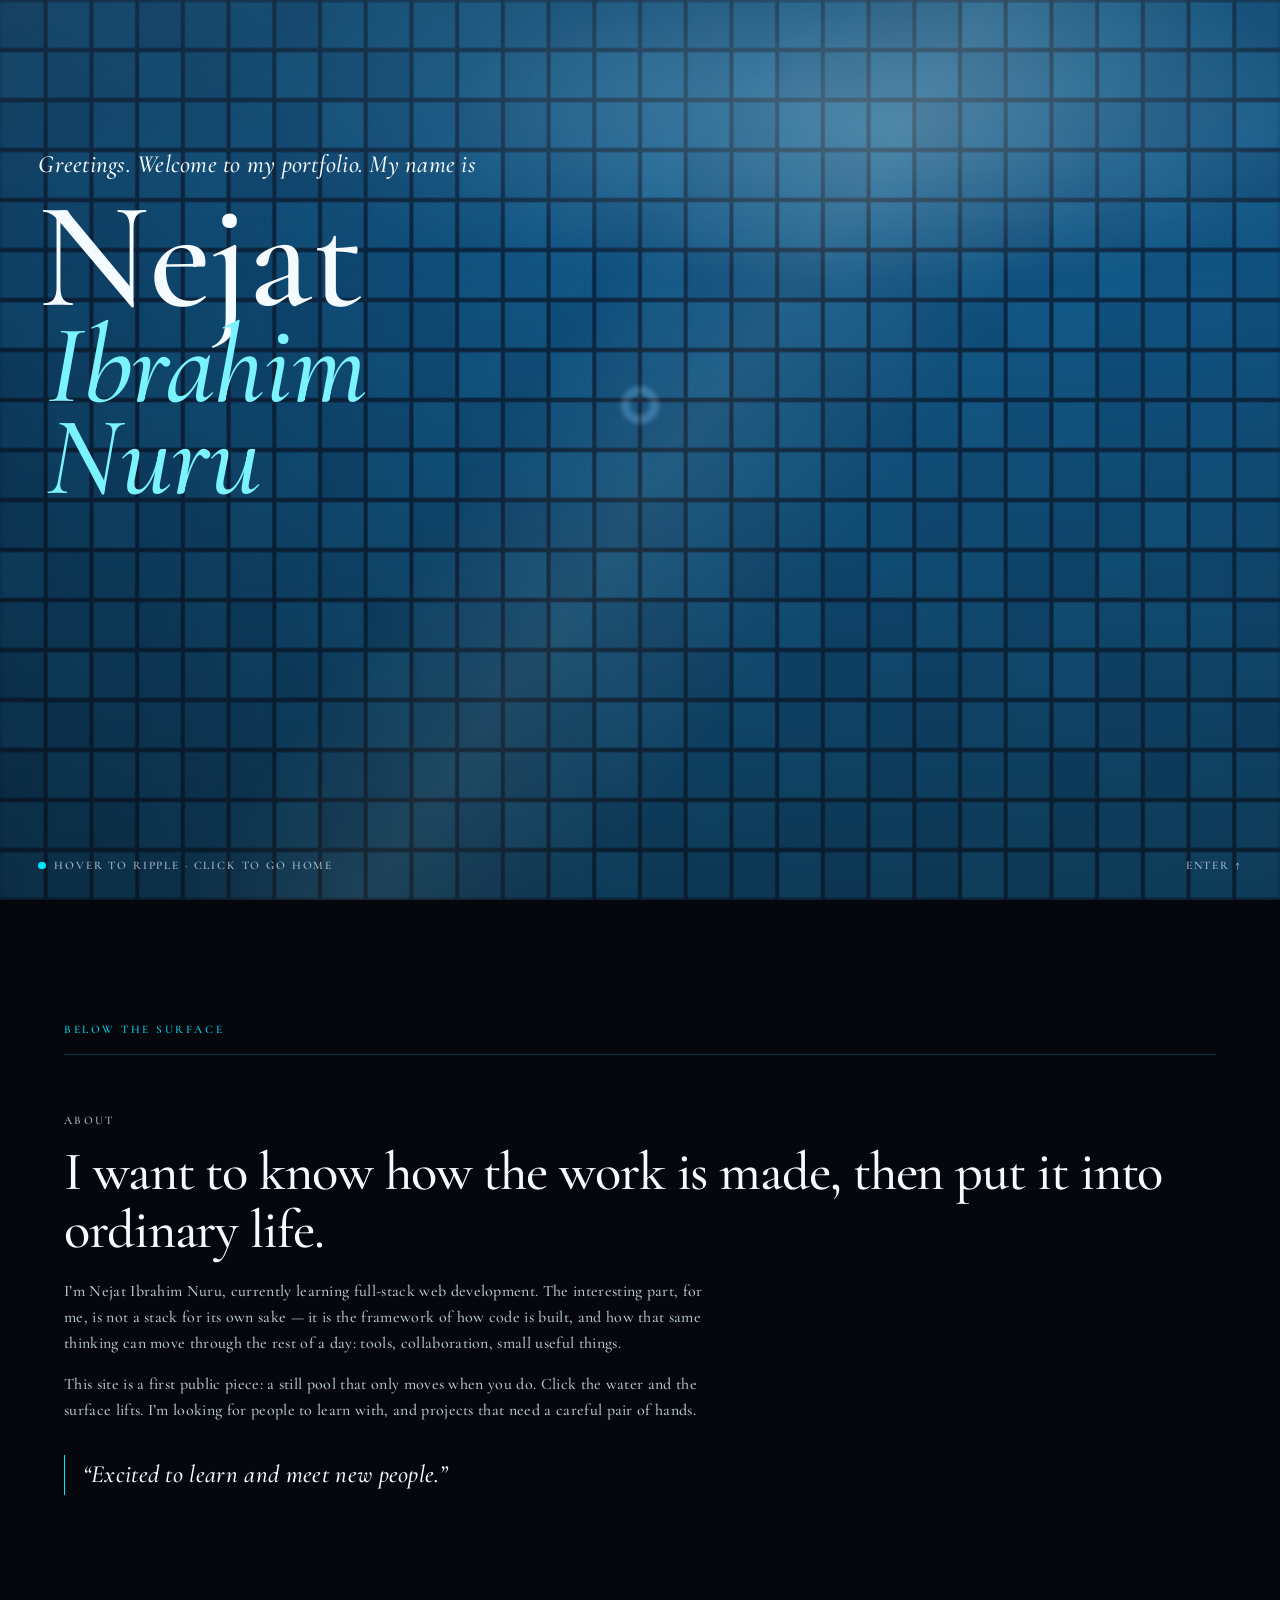
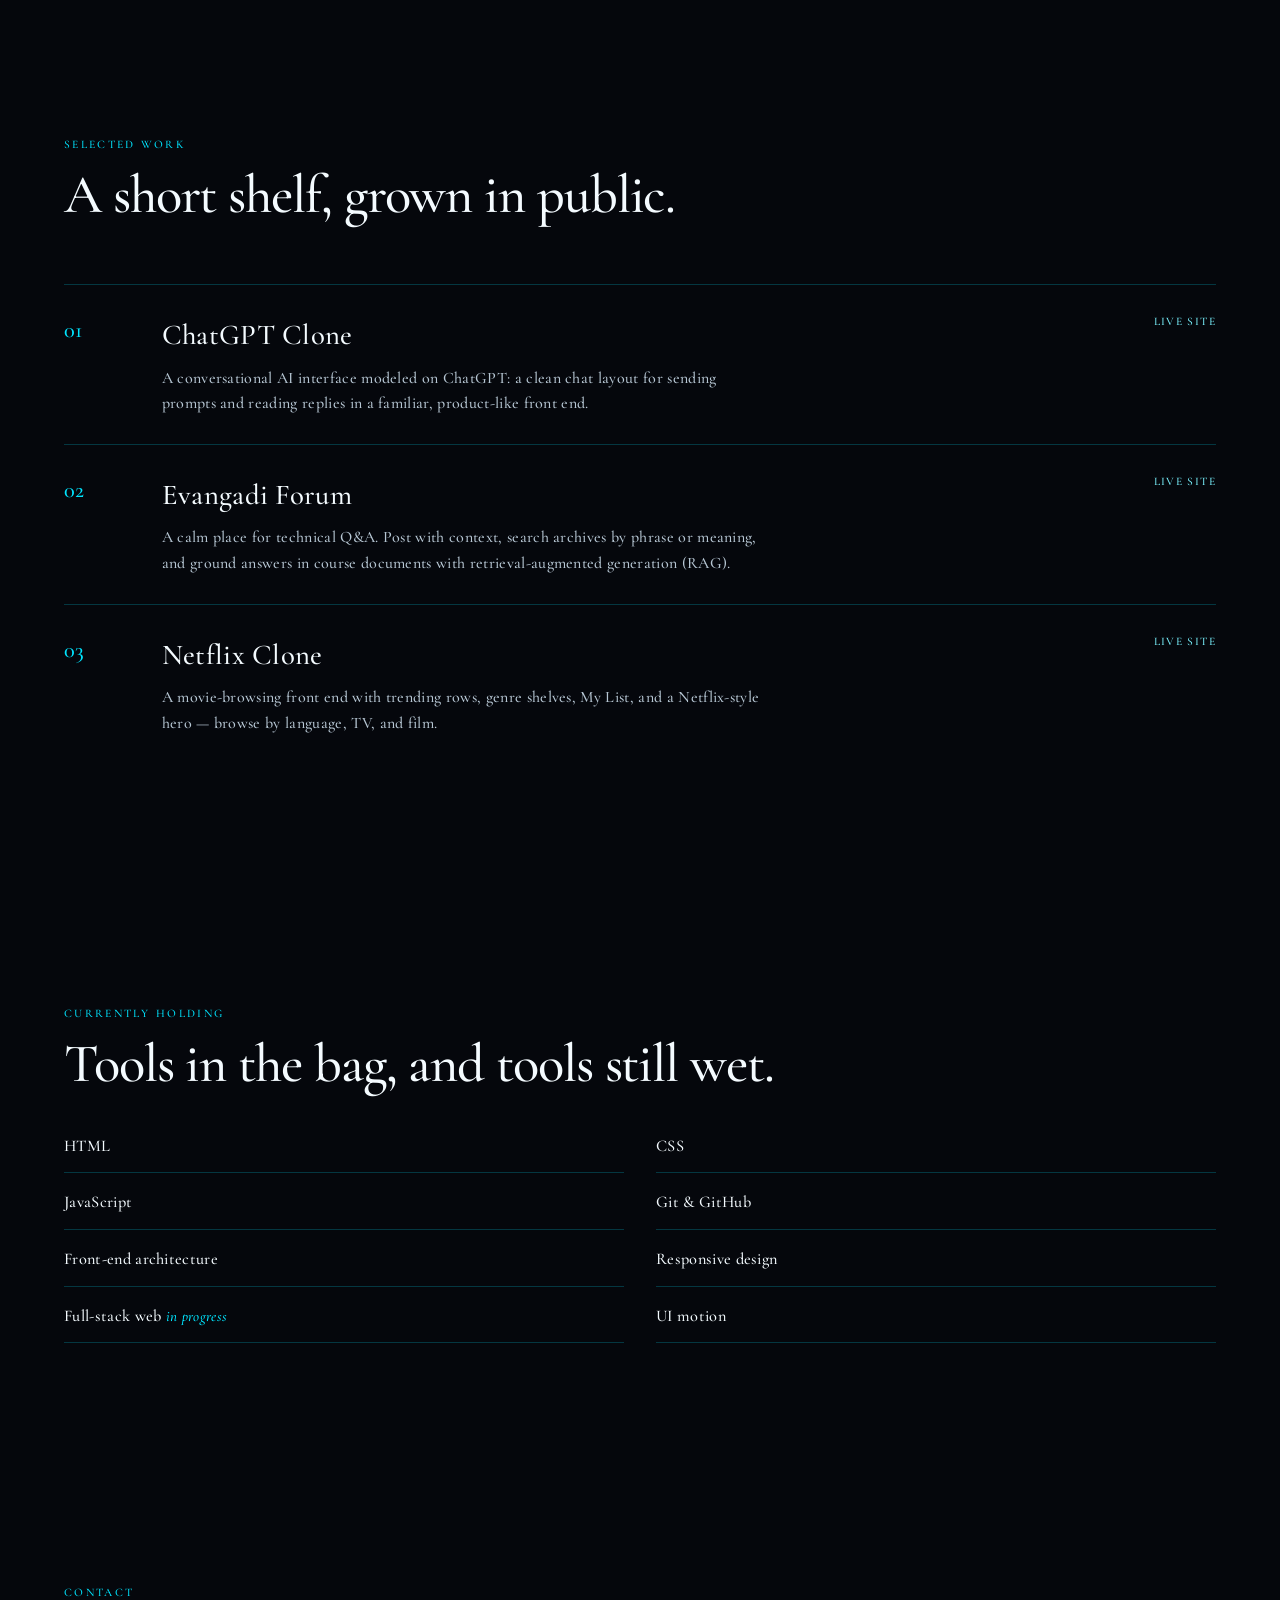
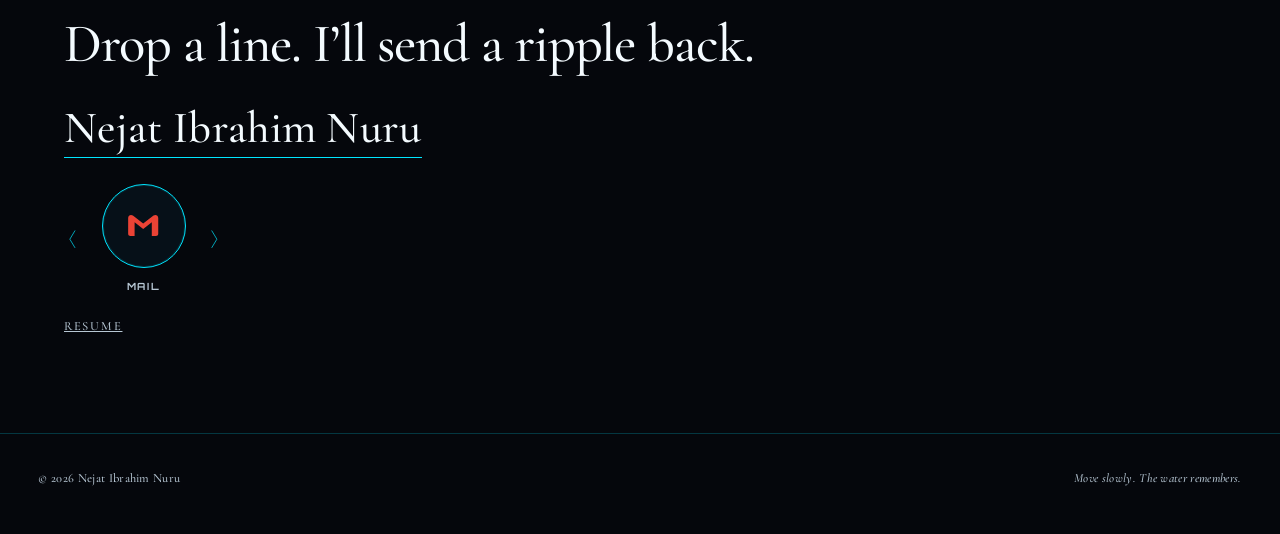
<file: index.html>
<!DOCTYPE html>
<html lang="en">
  <head>
    <meta charset="UTF-8" />
    <meta name="viewport" content="width=device-width, initial-scale=1" />
    <title>Nejat Ibrahim Nuru — Digital Architect</title>
    <meta
      name="description"
      content="Portfolio of Nejat Ibrahim Nuru. Move across the water, then click to enter a neon home built for front-end architecture and responsive design."
    />
    <link rel="icon" href="assets/favicon.svg" type="image/svg+xml" />
    <link rel="preconnect" href="https://fonts.googleapis.com" />
    <link rel="preconnect" href="https://fonts.gstatic.com" crossorigin />
    <link
      href="https://fonts.googleapis.com/css2?family=Cormorant+Garamond:ital,wght@0,500;0,600;1,500&family=Orbitron:wght@500;700;800&family=Rajdhani:wght@400;500;600;700&family=Share+Tech+Mono&display=swap"
      rel="stylesheet"
    />
    <link rel="stylesheet" href="css/styles.css" />
  </head>
  <body class="is-splash">
    <a class="skip" href="#home">Skip to home</a>

    <section class="splash" id="splash" aria-label="Water surface intro" tabindex="0">
      <canvas id="water" class="water" aria-hidden="true"></canvas>
      <div class="hero-shade"></div>
      <div class="hero-copy">
        <p class="greeting">Greetings. Welcome to my portfolio. My name is</p>
        <h1>
          <span class="given">Nejat</span>
          <span class="family">Ibrahim Nuru</span>
        </h1>
      </div>
      <p class="hint">
        <span class="hint-dot"></span>
        Hover to ripple · Click to go home
      </p>
      <p class="dive">Enter <span aria-hidden="true">↑</span></p>
    </section>

    <header class="site-header">
      <a class="mark" href="#splash" id="back-to-surface" aria-label="Return to water surface">
        <span class="mark-rings" aria-hidden="true"></span>
        <span class="mark-name">NIN</span>
      </a>
      <button class="nav-toggle" type="button" aria-expanded="false" aria-controls="site-nav">
        <span class="sr-only">Menu</span>
        <span></span>
        <span></span>
      </button>
      <nav id="site-nav" class="nav" aria-label="Primary">
        <a href="#home">Home</a>
        <a href="#work">Projects</a>
        <a href="#about">About</a>
        <a href="#contact">Contact</a>
      </nav>
    </header>

    <main aria-hidden="true">
      <section class="home" id="home">
        <canvas id="water-home" class="water water-home" aria-hidden="true"></canvas>
        <div class="home-shade"></div>
        <div class="home-grid" aria-hidden="true"></div>
        <div class="home-floor" aria-hidden="true"></div>
        <pre class="home-code home-code-a" aria-hidden="true">const surface = {
  ripple(x, y) {
    energy.write(x, y);
    return render();
  }
};</pre>
        <pre class="home-code home-code-b" aria-hidden="true">&lt;Architect
  stack="front-end"
  mode="responsive"
/&gt;</pre>

        <div class="home-layout">
          <div class="home-copy">
            <p class="home-badge">DIGITAL ARCHITECT_</p>
            <h2 class="home-title">
              BUILDING THE <span class="accent">WEB_</span>
              ONE LINE OF CODE AT A TIME.
            </h2>
            <p class="home-bio">
              I am Nejat Ibrahim Nuru, a passionate web developer dedicated to
              turning complex concepts into clean, intuitive, and high-performing
              digital experiences. I specialize in front-end architecture and
              responsive design.
            </p>
            <div class="home-cta">
              <a class="btn btn-solid" href="#work">&gt; EXPLORE PROJECTS</a>
              <a class="btn btn-ghost" href="resume.html">&gt; VIEW RESUME</a>
            </div>
          </div>
        </div>
      </section>

      <section class="panel about" id="about">
        <div class="panel-rule" aria-hidden="true">below the surface</div>
        <div class="about-grid reveal">
          <div class="about-copy">
            <p class="kicker">About</p>
            <h2>I want to know how the work is made, then put it into ordinary life.</h2>
            <p>
              I’m Nejat Ibrahim Nuru, currently learning full-stack web development.
              The interesting part, for me, is not a stack for its own sake — it is
              the framework of how code is built, and how that same thinking can
              move through the rest of a day: tools, collaboration, small useful things.
            </p>
            <p>
              This site is a first public piece: a still pool that only moves when you do.
              Click the water and the surface lifts. I’m looking for people to learn with,
              and projects that need a careful pair of hands.
            </p>
            <blockquote>
              “Excited to learn and meet new people.”
            </blockquote>
          </div>
        </div>
      </section>

      <section class="panel work" id="work">
        <div class="panel-head reveal">
          <p class="kicker">Selected work</p>
          <h2>A short shelf, grown in public.</h2>
        </div>
        <ol class="work-list">
          <li class="reveal">
            <span class="idx">01</span>
            <div>
              <h3>
                <a class="preview-link" href="https://gpt-clone-phi-virid.vercel.app" target="_blank" rel="noopener noreferrer">
                  ChatGPT Clone
                  <span class="preview-pop" aria-hidden="true">
                    <img src="assets/projects/chatgpt-clone.png" alt="" width="1440" height="900" />
                  </span>
                </a>
              </h3>
              <p>
                A conversational AI interface modeled on ChatGPT: a clean chat
                layout for sending prompts and reading replies in a familiar,
                product-like front end.
              </p>
            </div>
            <a class="meta preview-link" href="https://gpt-clone-phi-virid.vercel.app" target="_blank" rel="noopener noreferrer">
              Live site
              <span class="preview-pop" aria-hidden="true">
                <img src="assets/projects/chatgpt-clone.png" alt="" width="1440" height="900" />
              </span>
            </a>
          </li>
          <li class="reveal">
            <span class="idx">02</span>
            <div>
              <h3>
                <a class="preview-link" href="https://ai-powered-evangadi-forum-project-drab.vercel.app" target="_blank" rel="noopener noreferrer">
                  Evangadi Forum
                  <span class="preview-pop" aria-hidden="true">
                    <img src="assets/projects/evangadi-forum.png" alt="" width="1440" height="900" />
                  </span>
                </a>
              </h3>
              <p>
                A calm place for technical Q&amp;A. Post with context, search archives
                by phrase or meaning, and ground answers in course documents with
                retrieval-augmented generation (RAG).
              </p>
            </div>
            <a class="meta preview-link" href="https://ai-powered-evangadi-forum-project-drab.vercel.app" target="_blank" rel="noopener noreferrer">
              Live site
              <span class="preview-pop" aria-hidden="true">
                <img src="assets/projects/evangadi-forum.png" alt="" width="1440" height="900" />
              </span>
            </a>
          </li>
          <li class="reveal">
            <span class="idx">03</span>
            <div>
              <h3>
                <a class="preview-link" href="https://netclonemovie.netlify.app" target="_blank" rel="noopener noreferrer">
                  Netflix Clone
                  <span class="preview-pop" aria-hidden="true">
                    <img src="assets/projects/netflix-clone.png" alt="" width="1280" height="682" />
                  </span>
                </a>
              </h3>
              <p>
                A movie-browsing front end with trending rows, genre shelves,
                My List, and a Netflix-style hero — browse by language, TV, and film.
              </p>
            </div>
            <a class="meta preview-link" href="https://netclonemovie.netlify.app" target="_blank" rel="noopener noreferrer">
              Live site
              <span class="preview-pop" aria-hidden="true">
                <img src="assets/projects/netflix-clone.png" alt="" width="1280" height="682" />
              </span>
            </a>
          </li>
        </ol>
      </section>

      <section class="panel skills" id="skills">
        <div class="skills-grid reveal">
          <div>
            <p class="kicker">Currently holding</p>
            <h2>Tools in the bag, and tools still wet.</h2>
          </div>
          <ul class="inventory">
            <li>HTML</li>
            <li>CSS</li>
            <li>JavaScript</li>
            <li>Git &amp; GitHub</li>
            <li>Front-end architecture</li>
            <li>Responsive design</li>
            <li>Full-stack web <em>in progress</em></li>
            <li>UI motion</li>
          </ul>
        </div>
      </section>

      <section class="panel contact" id="contact">
        <div class="contact-block reveal">
          <p class="kicker">Contact</p>
          <h2>Drop a line. I’ll send a ripple back.</h2>
          <p class="mail">Nejat Ibrahim Nuru</p>
          <div class="contact-shuffle" data-contact-shuffle>
            <button class="contact-arrow contact-arrow-prev" type="button" aria-label="Previous contact">
              <svg viewBox="0 0 8 22" aria-hidden="true">
                <path d="M7 1 1 11l6 10" fill="none" stroke="currentColor" stroke-width="1.15" stroke-linecap="round" stroke-linejoin="round" />
              </svg>
            </button>
            <div class="contact-viewport">
              <div class="contact-track">
            <a class="contact-orb contact-orb--mail is-active" href="mailto:nejma99@gmail.com" aria-label="Email nejma99@gmail.com">
              <span class="contact-disc">
                <span class="contact-orb-light" aria-hidden="true"></span>
                <svg class="contact-orb-logo" viewBox="0 0 24 24" aria-hidden="true">
                  <path fill="currentColor" d="M1.5 6.2v11.1c0 .9.7 1.6 1.6 1.6H6V9.2l6 4.7 6-4.7V18.9h2.9c.9 0 1.6-.7 1.6-1.6V6.2c0-1.7-1.9-2.7-3.3-1.6L12 10.1 4.8 4.6C3.4 3.5 1.5 4.5 1.5 6.2Z"/>
                </svg>
              </span>
              <span class="contact-orb-name">Mail</span>
            </a>
            <a class="contact-orb contact-orb--phone" href="tel:+12029107687" aria-label="Call 202-910-7687" tabindex="-1" aria-hidden="true">
              <span class="contact-disc">
                <span class="contact-orb-light" aria-hidden="true"></span>
                <svg class="contact-orb-logo" viewBox="0 0 24 24" aria-hidden="true">
                  <path fill="currentColor" d="M7.1 2.8h2.4l1.2 3.5-2 1.4a13.2 13.2 0 0 0 6.6 6.6l1.4-2 3.5 1.2v2.4c0 1.1-.9 2-2 2C10.4 18 6 13.6 6 4.8c0-1.1.9-2 2-2Z"/>
                </svg>
              </span>
              <span class="contact-orb-name">Phone</span>
            </a>
            <a class="contact-orb contact-orb--github" href="https://github.com/nejatnuru333-star/gpt-clone" target="_blank" rel="noopener noreferrer" aria-label="GitHub nejatnuru333-star/gpt-clone" tabindex="-1" aria-hidden="true">
              <span class="contact-disc">
                <span class="contact-orb-light" aria-hidden="true"></span>
                <svg class="contact-orb-logo" viewBox="0 0 24 24" aria-hidden="true">
                  <path fill="currentColor" d="M12 1.6C6.2 1.6 1.5 6.3 1.5 12.1c0 4.6 3 8.6 7.2 10 .5.1.7-.2.7-.5v-1.8c-2.9.6-3.5-1.4-3.5-1.4-.5-1.2-1.1-1.5-1.1-1.5-.9-.6.1-.6.1-.6 1 .1 1.6 1.1 1.6 1.1.9 1.6 2.4 1.1 3 .9.1-.7.4-1.1.6-1.4-2.3-.3-4.8-1.2-4.8-5.2 0-1.1.4-2.1 1.1-2.8-.1-.3-.5-1.4.1-2.9 0 0 .9-.3 2.9 1.1a10 10 0 0 1 5.3 0c2-1.4 2.9-1.1 2.9-1.1.6 1.5.2 2.6.1 2.9.7.7 1.1 1.7 1.1 2.8 0 4-2.5 4.9-4.8 5.2.4.3.7 1 .7 2v2.3c0 .3.2.6.7.5 4.2-1.4 7.2-5.4 7.2-10C22.5 6.3 17.8 1.6 12 1.6Z"/>
                </svg>
              </span>
              <span class="contact-orb-name">GitHub</span>
            </a>
              </div>
            </div>
            <button class="contact-arrow contact-arrow-next" type="button" aria-label="Next contact">
              <svg viewBox="0 0 8 22" aria-hidden="true">
                <path d="M1 1l6 10-6 10" fill="none" stroke="currentColor" stroke-width="1.15" stroke-linecap="round" stroke-linejoin="round" />
              </svg>
            </button>
          </div>
          <div class="contact-links">
            <a href="resume.html">Resume</a>
          </div>
        </div>
      </section>
    </main>

    <footer class="site-footer">
      <p>© <span id="year">2026</span> Nejat Ibrahim Nuru</p>
      <p class="quiet">Move slowly. The water remembers.</p>
    </footer>

    <script type="module" src="js/site.js"></script>
  </body>
</html>
<!-- made by Nejat Ibrahim Nuru -->
</file>
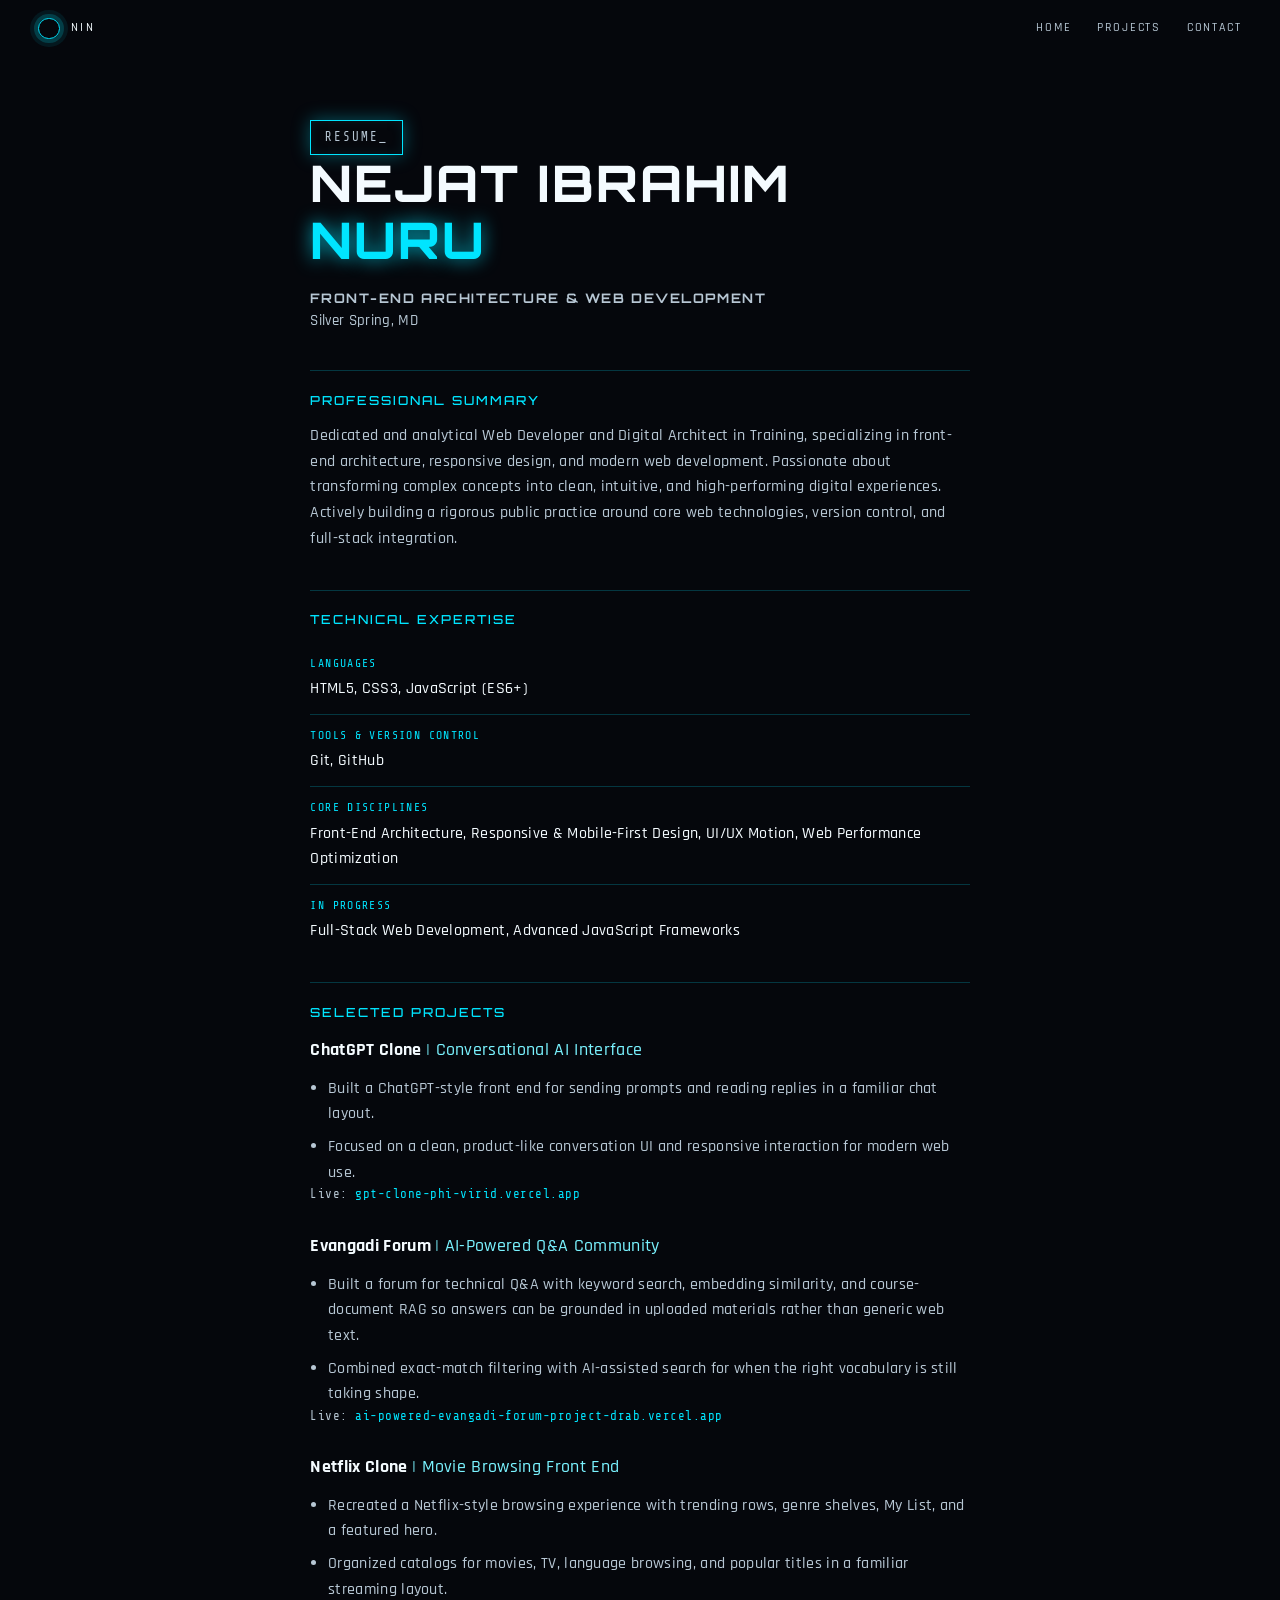
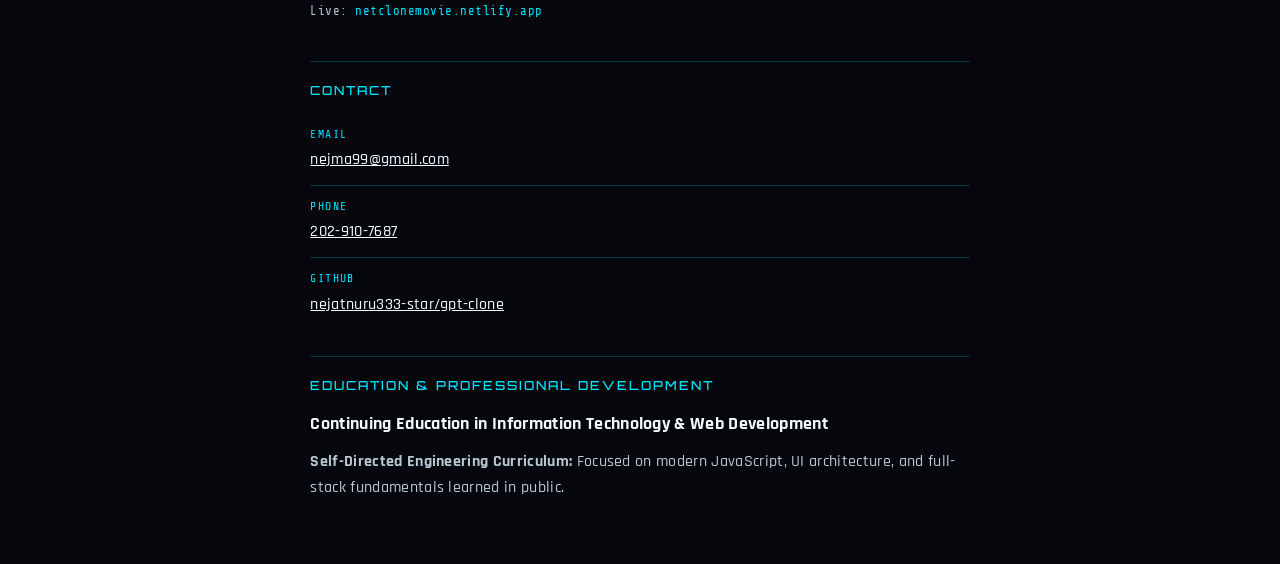
<file: resume.html>
<!DOCTYPE html>
<html lang="en">
  <head>
    <meta charset="UTF-8" />
    <meta name="viewport" content="width=device-width, initial-scale=1" />
    <title>Resume — Nejat Ibrahim Nuru</title>
    <link rel="icon" href="assets/favicon.svg" type="image/svg+xml" />
    <link rel="preconnect" href="https://fonts.googleapis.com" />
    <link rel="preconnect" href="https://fonts.gstatic.com" crossorigin />
    <link
      href="https://fonts.googleapis.com/css2?family=Orbitron:wght@600;800&family=Rajdhani:wght@400;500;600;700&family=Share+Tech+Mono&display=swap"
      rel="stylesheet"
    />
    <link rel="stylesheet" href="css/styles.css" />
  </head>
  <body class="is-entered resume-page">
    <header class="site-header">
      <a class="mark" href="index.html">
        <span class="mark-rings" aria-hidden="true"></span>
        <span class="mark-name">NIN</span>
      </a>
      <nav class="nav" aria-label="Primary">
        <a href="index.html#home">Home</a>
        <a href="index.html#work">Projects</a>
        <a href="index.html#contact">Contact</a>
      </nav>
    </header>

    <main class="resume">
      <p class="home-badge">RESUME_</p>
      <h1 class="home-title">NEJAT IBRAHIM <span class="accent">NURU</span></h1>
      <p class="resume-role">Front-End Architecture &amp; Web Development</p>
      <p class="resume-meta">Silver Spring, MD</p>

      <section>
        <h2>Professional Summary</h2>
        <p>
          Dedicated and analytical Web Developer and Digital Architect in Training,
          specializing in front-end architecture, responsive design, and modern web
          development. Passionate about transforming complex concepts into clean,
          intuitive, and high-performing digital experiences. Actively building a
          rigorous public practice around core web technologies, version control,
          and full-stack integration.
        </p>
      </section>

      <section>
        <h2>Technical Expertise</h2>
        <ul class="resume-facts">
          <li><span>Languages</span> HTML5, CSS3, JavaScript (ES6+)</li>
          <li><span>Tools &amp; Version Control</span> Git, GitHub</li>
          <li>
            <span>Core Disciplines</span>
            Front-End Architecture, Responsive &amp; Mobile-First Design, UI/UX Motion,
            Web Performance Optimization
          </li>
          <li>
            <span>In Progress</span>
            Full-Stack Web Development, Advanced JavaScript Frameworks
          </li>
        </ul>
      </section>

      <section>
        <h2>Selected Projects</h2>
        <article class="resume-project">
          <h3>ChatGPT Clone <span>| Conversational AI Interface</span></h3>
          <ul>
            <li>
              Built a ChatGPT-style front end for sending prompts and reading
              replies in a familiar chat layout.
            </li>
            <li>
              Focused on a clean, product-like conversation UI and responsive
              interaction for modern web use.
            </li>
          </ul>
          <p class="resume-tech">
            Live:
            <a class="preview-link" href="https://gpt-clone-phi-virid.vercel.app" target="_blank" rel="noopener noreferrer">
              gpt-clone-phi-virid.vercel.app
              <span class="preview-pop" aria-hidden="true">
                <img src="assets/projects/chatgpt-clone.png" alt="" width="1440" height="900" />
              </span>
            </a>
          </p>
        </article>
        <article class="resume-project">
          <h3>Evangadi Forum <span>| AI-Powered Q&amp;A Community</span></h3>
          <ul>
            <li>
              Built a forum for technical Q&amp;A with keyword search, embedding
              similarity, and course-document RAG so answers can be grounded in
              uploaded materials rather than generic web text.
            </li>
            <li>
              Combined exact-match filtering with AI-assisted search for when the
              right vocabulary is still taking shape.
            </li>
          </ul>
          <p class="resume-tech">
            Live:
            <a class="preview-link" href="https://ai-powered-evangadi-forum-project-drab.vercel.app" target="_blank" rel="noopener noreferrer">
              ai-powered-evangadi-forum-project-drab.vercel.app
              <span class="preview-pop" aria-hidden="true">
                <img src="assets/projects/evangadi-forum.png" alt="" width="1440" height="900" />
              </span>
            </a>
          </p>
        </article>
        <article class="resume-project">
          <h3>Netflix Clone <span>| Movie Browsing Front End</span></h3>
          <ul>
            <li>
              Recreated a Netflix-style browsing experience with trending rows,
              genre shelves, My List, and a featured hero.
            </li>
            <li>
              Organized catalogs for movies, TV, language browsing, and popular
              titles in a familiar streaming layout.
            </li>
          </ul>
          <p class="resume-tech">
            Live:
            <a class="preview-link" href="https://netclonemovie.netlify.app" target="_blank" rel="noopener noreferrer">
              netclonemovie.netlify.app
              <span class="preview-pop" aria-hidden="true">
                <img src="assets/projects/netflix-clone.png" alt="" width="1280" height="682" />
              </span>
            </a>
          </p>
        </article>
      </section>

      <section>
        <h2>Contact</h2>
        <ul class="resume-facts">
          <li><span>Email</span> <a href="mailto:nejma99@gmail.com">nejma99@gmail.com</a></li>
          <li><span>Phone</span> <a href="tel:+12029107687">202-910-7687</a></li>
          <li><span>GitHub</span> <a href="https://github.com/nejatnuru333-star/gpt-clone" target="_blank" rel="noopener noreferrer">nejatnuru333-star/gpt-clone</a></li>
        </ul>
      </section>

      <section>
        <h2>Education &amp; Professional Development</h2>
        <h3 class="resume-edu">Continuing Education in Information Technology &amp; Web Development</h3>
        <p>
          <strong>Self-Directed Engineering Curriculum:</strong>
          Focused on modern JavaScript, UI architecture, and full-stack fundamentals
          learned in public.
        </p>
      </section>
    </main>
    <script type="module" src="js/site.js"></script>
  </body>
</html>
<!-- made by Nejat Ibrahim Nuru -->
</file>
<file: css/styles.css>
:root {
  --ink: #05070c;
  --deep: #070b12;
  --pool: #0a1420;
  --mist: #b7c7d4;
  --foam: #f4fbff;
  --gold: #00e5ff;
  --gold-soft: #7af3ff;
  --cyan: #00e5ff;
  --cyan-dim: rgba(0, 229, 255, 0.18);
  --line: rgba(0, 229, 255, 0.22);
  --serif: "Cormorant Garamond", "Palatino Linotype", Palatino, "Times New Roman", serif;
  --sans: "Rajdhani", "Segoe UI", Helvetica, Arial, sans-serif;
  --display: "Orbitron", "Rajdhani", sans-serif;
  --mono: "Share Tech Mono", "Courier New", monospace;
  --pad: clamp(1.25rem, 3vw, 2.5rem);
  --max: 72rem;
}

*,
*::before,
*::after {
  box-sizing: border-box;
}

html {
  scroll-behavior: smooth;
}

body {
  margin: 0;
  color: var(--foam);
  background: var(--ink);
  font-family: var(--sans);
  font-weight: 500;
  line-height: 1.6;
  letter-spacing: 0.02em;
}

body.is-splash {
  overflow: hidden;
  font-family: var(--serif);
}

body.is-entered {
  font-family: var(--sans);
}

img {
  max-width: 100%;
  display: block;
}

a {
  color: inherit;
}

.skip {
  position: absolute;
  left: 1rem;
  top: -4rem;
  z-index: 50;
  padding: 0.6rem 0.9rem;
  background: var(--cyan);
  color: var(--ink);
  text-decoration: none;
}

.skip:focus {
  top: 1rem;
}

.sr-only {
  position: absolute;
  width: 1px;
  height: 1px;
  padding: 0;
  margin: -1px;
  overflow: hidden;
  clip: rect(0, 0, 0, 0);
  white-space: nowrap;
  border: 0;
}

.site-header {
  position: fixed;
  inset: 0 0 auto;
  z-index: 8;
  display: flex;
  align-items: center;
  justify-content: space-between;
  padding: 1.1rem var(--pad);
  opacity: 0;
  pointer-events: none;
  transition: opacity 0.4s ease 0.45s;
}

body.is-entered .site-header {
  opacity: 1;
  pointer-events: auto;
}

.mark {
  display: flex;
  align-items: center;
  gap: 0.7rem;
  text-decoration: none;
  font-size: 0.78rem;
  letter-spacing: 0.18em;
  text-transform: uppercase;
}

.mark-rings {
  width: 1.35rem;
  height: 1.35rem;
  border: 1px solid var(--cyan);
  border-radius: 50%;
  box-shadow: 0 0 0 4px rgba(0, 229, 255, 0.18), 0 0 0 8px rgba(0, 229, 255, 0.08);
}

.nav {
  display: flex;
  gap: 1.6rem;
}

.nav a {
  text-decoration: none;
  font-size: 0.72rem;
  letter-spacing: 0.16em;
  text-transform: uppercase;
  color: var(--mist);
  position: relative;
}

.nav a.is-active,
.nav a:hover {
  color: var(--foam);
}

.nav a.is-active::after {
  content: "";
  position: absolute;
  left: 0;
  right: 0;
  bottom: -0.35rem;
  height: 1px;
  background: var(--cyan);
}

.nav-toggle {
  display: none;
  width: 2.4rem;
  height: 2.4rem;
  border: 1px solid var(--line);
  background: transparent;
  padding: 0;
}

.nav-toggle span:not(.sr-only) {
  display: block;
  width: 1rem;
  height: 1px;
  margin: 0.28rem auto;
  background: var(--foam);
}

.splash {
  position: fixed;
  inset: 0;
  z-index: 30;
  min-height: 100dvh;
  isolation: isolate;
  overflow: hidden;
  touch-action: manipulation;
  cursor: pointer;
  transform: translateY(0);
  transition: transform 1.05s cubic-bezier(0.76, 0, 0.18, 1);
  background: #052a3a;
}

body.is-entered .splash {
  transform: translateY(-110%);
  pointer-events: none;
}

.hero-copy h1 {
  margin: 0;
  font-family: var(--serif);
  font-weight: 500;
  line-height: 0.82;
  letter-spacing: -0.03em;
  transition: font-family 0.45s ease, letter-spacing 0.45s ease, font-weight 0.45s ease;
}

body.is-entered .splash h1 {
  font-family: var(--display);
  font-weight: 700;
  letter-spacing: 0.04em;
  text-transform: uppercase;
  line-height: 0.9;
}

body.is-entered .splash h1 .family {
  font-style: normal;
}

.water {
  position: absolute;
  inset: 0;
  width: 100%;
  height: 100%;
  display: block;
}

.splash::after {
  content: "";
  position: absolute;
  inset: 0;
  z-index: 1;
  pointer-events: none;
  background:
    radial-gradient(ellipse 58% 30% at 70% 14%, rgba(210, 245, 255, 0.16), transparent 62%),
    linear-gradient(125deg, transparent 42%, rgba(255, 225, 170, 0.07) 52%, transparent 64%),
    linear-gradient(180deg, rgba(120, 205, 255, 0.09) 0%, transparent 30%);
  mix-blend-mode: screen;
}

.hero-shade {
  position: absolute;
  inset: 0;
  z-index: 1;
  background:
    radial-gradient(ellipse 75% 38% at 62% 10%, rgba(170, 225, 255, 0.14), transparent 58%),
    linear-gradient(180deg, rgba(5, 10, 20, 0.22), transparent 32%),
    linear-gradient(90deg, rgba(5, 10, 20, 0.28), transparent 48%);
  pointer-events: none;
}

.hero-copy {
  position: relative;
  z-index: 2;
  max-width: 38rem;
  padding: calc(7rem + 4vh) var(--pad) 8rem;
  pointer-events: none;
}

.greeting {
  margin: 0 0 0.85rem;
  max-width: 28rem;
  font-family: var(--serif);
  font-size: clamp(1.15rem, 2.4vw, 1.55rem);
  font-weight: 500;
  font-style: italic;
  line-height: 1.35;
  letter-spacing: 0.01em;
  color: var(--foam);
}

h1 .given,
h1 .family {
  display: block;
  font-size: clamp(4.4rem, 14vw, 9.5rem);
}

h1 .family {
  font-style: italic;
  color: var(--gold-soft);
  padding-left: 0.08em;
  font-size: clamp(3.2rem, 10vw, 7rem);
}

.hint,
.dive {
  position: absolute;
  z-index: 2;
  font-size: 0.72rem;
  letter-spacing: 0.16em;
  text-transform: uppercase;
  color: var(--mist);
}

.hint {
  left: var(--pad);
  bottom: 1.6rem;
  display: flex;
  align-items: center;
  gap: 0.55rem;
  margin: 0;
  pointer-events: none;
}

.hint-dot {
  width: 0.45rem;
  height: 0.45rem;
  border-radius: 50%;
  background: var(--cyan);
  box-shadow: 0 0 0 0 rgba(0, 229, 255, 0.6);
  animation: pulse 2.4s ease-out infinite;
}

.dive {
  right: var(--pad);
  bottom: 1.6rem;
  margin: 0;
  pointer-events: none;
}

.panel {
  position: relative;
  padding: clamp(4.5rem, 10vw, 7.5rem) var(--pad);
  background: var(--ink);
}

.panel-rule {
  max-width: var(--max);
  margin: 0 auto 3.5rem;
  padding-bottom: 1rem;
  border-bottom: 1px solid var(--line);
  font-size: 0.72rem;
  letter-spacing: 0.22em;
  text-transform: uppercase;
  color: var(--gold);
}

.kicker {
  margin: 0 0 0.8rem;
  font-size: 0.72rem;
  letter-spacing: 0.2em;
  text-transform: uppercase;
  color: var(--gold);
}

h2 {
  margin: 0 0 1.2rem;
  font-family: var(--serif);
  font-size: clamp(2.1rem, 4.4vw, 3.4rem);
  font-weight: 500;
  line-height: 1.08;
  letter-spacing: -0.02em;
}

.about-grid,
.skills-grid,
.work-list,
.panel-head,
.contact-block {
  max-width: var(--max);
  margin: 0 auto;
}

.about-copy p {
  color: var(--mist);
  max-width: 40rem;
}

blockquote {
  margin: 2rem 0 0;
  padding-left: 1.1rem;
  border-left: 1px solid var(--gold);
  font-family: var(--serif);
  font-size: 1.55rem;
  font-style: italic;
  color: var(--foam);
}

.work-list {
  list-style: none;
  padding: 2.5rem 0 0;
  margin: 0 auto;
}

.work-list li {
  display: grid;
  grid-template-columns: 4.5rem 1fr auto;
  gap: 1.2rem 1.6rem;
  padding: 1.7rem 0;
  border-top: 1px solid var(--line);
  align-items: start;
}

.preview-link {
  position: relative;
  display: inline-block;
}

.preview-pop {
  position: absolute;
  left: 0;
  top: calc(100% + 0.65rem);
  bottom: auto;
  width: min(24rem, 72vw);
  padding: 0.35rem;
  background: #071018;
  border: 1px solid var(--cyan);
  box-shadow: 0 16px 48px rgba(0, 0, 0, 0.55), 0 0 24px rgba(0, 229, 255, 0.18);
  opacity: 0;
  visibility: hidden;
  pointer-events: none;
  transform: translateY(0.35rem) scale(0.98);
  transition: opacity 0.18s ease, transform 0.18s ease, visibility 0.18s ease;
  z-index: 40;
}

.preview-pop img {
  display: block;
  width: 100%;
  height: auto;
  aspect-ratio: 16 / 10;
  object-fit: cover;
  object-position: top center;
}

.preview-link.meta .preview-pop,
.resume-tech .preview-pop {
  left: auto;
  right: 0;
}

.preview-link:hover .preview-pop,
.preview-link.is-hot .preview-pop,
.preview-link:focus-visible .preview-pop {
  opacity: 1;
  visibility: visible;
  transform: none;
}

.idx {
  font-family: var(--serif);
  font-size: 1.4rem;
  color: var(--gold);
}

.work-list h3 {
  margin: 0 0 0.45rem;
  font-family: var(--serif);
  font-size: 1.8rem;
  font-weight: 500;
}

.work-list h3 a {
  text-decoration: none;
}

.work-list h3 a:hover {
  color: var(--gold-soft);
}

.work-list p {
  margin: 0;
  color: var(--mist);
  max-width: 38rem;
}

.meta {
  font-size: 0.72rem;
  letter-spacing: 0.12em;
  text-transform: uppercase;
  color: var(--gold-soft);
  text-decoration: none;
  white-space: nowrap;
}

.inventory {
  display: grid;
  grid-template-columns: 1fr 1fr;
  gap: 0.15rem 2rem;
  list-style: none;
  margin: 0;
  padding: 0.4rem 0 0;
}

.inventory li {
  padding: 0.85rem 0;
  border-bottom: 1px solid var(--line);
  font-size: 1.02rem;
}

.inventory em {
  font-family: var(--serif);
  font-style: italic;
  color: var(--gold);
  font-size: 0.92em;
}

.contact {
  padding-bottom: 6rem;
}

.mail {
  display: inline-block;
  margin: 0.4rem 0 1.6rem;
  font-family: var(--serif);
  font-size: clamp(1.6rem, 4vw, 2.8rem);
  text-decoration: none;
  border-bottom: 1px solid var(--gold);
  line-height: 1.3;
}

.mail:hover {
  color: var(--gold-soft);
}

.contact-shuffle {
  --contact-slot: 6.75rem;
  display: flex;
  align-items: center;
  gap: 0.55rem;
  margin: 0 0 1.4rem;
}

.contact-viewport {
  width: var(--contact-slot);
  overflow: hidden;
}

.contact-track {
  display: flex;
  width: max-content;
  transform: translate3d(calc(var(--contact-i, 0) * var(--contact-slot) * -1), 0, 0);
  transition: transform 0.48s cubic-bezier(0.22, 1, 0.36, 1);
}

.contact-arrow {
  display: grid;
  place-items: center;
  flex: 0 0 auto;
  width: 1.05rem;
  height: 2.6rem;
  padding: 0;
  border: none;
  background: transparent;
  color: var(--cyan);
  cursor: pointer;
  opacity: 0.72;
}

.contact-arrow svg {
  display: block;
  width: 0.42rem;
  height: 1.15rem;
}

.contact-arrow:hover,
.contact-arrow:focus-visible {
  opacity: 1;
}

.contact-arrow:focus-visible {
  outline: 1px solid var(--gold-soft);
  outline-offset: 3px;
}

.contact-orb {
  display: flex;
  flex-direction: column;
  align-items: center;
  gap: 0.7rem;
  flex: 0 0 var(--contact-slot);
  width: var(--contact-slot);
  text-decoration: none;
  color: inherit;
}

.contact-disc {
  position: relative;
  width: 5.25rem;
  height: 5.25rem;
  border-radius: 50%;
  border: 1.5px solid var(--cyan);
  background: #061018;
  overflow: hidden;
  isolation: isolate;
  display: grid;
  place-items: center;
  box-shadow: inset 0 0 0 1px rgba(0, 229, 255, 0.12);
}

.contact-orb-light {
  position: absolute;
  inset: 0;
  border-radius: 50%;
  background: radial-gradient(circle at 50% 38%, #ffffff 0%, #f4f7fb 46%, #e7eef4 100%);
  opacity: 0;
  transform: scale(0.12);
  pointer-events: none;
  transition: opacity 0.28s ease, transform 0.48s cubic-bezier(0.22, 1, 0.36, 1);
}

.contact-orb-logo {
  position: relative;
  z-index: 1;
  width: 2.15rem;
  height: 2.15rem;
  pointer-events: none;
  transform: scale(1);
  transition: transform 0.34s cubic-bezier(0.22, 1, 0.36, 1), color 0.28s ease;
}

.contact-orb--mail { color: #EA4335; }
.contact-orb--telegram { color: #2AABEE; }
.contact-orb--phone,
.contact-orb--github { color: var(--foam); }

.contact-orb:hover .contact-orb-light,
.contact-orb:focus-visible .contact-orb-light {
  opacity: 1;
  transform: scale(1);
}

.contact-orb:hover .contact-orb-logo,
.contact-orb:focus-visible .contact-orb-logo {
  transform: scale(1.08);
}

.contact-orb--phone:hover,
.contact-orb--phone:focus-visible,
.contact-orb--github:hover,
.contact-orb--github:focus-visible {
  color: #111;
}

.contact-orb:focus-visible .contact-disc {
  outline: 1px solid var(--gold-soft);
  outline-offset: 4px;
}

.contact-orb-name {
  font-family: var(--display);
  font-size: 0.62rem;
  font-weight: 700;
  letter-spacing: 0.16em;
  text-transform: uppercase;
  color: var(--mist);
}

.contact-links {
  display: flex;
  gap: 1.5rem;
}

.contact-links a {
  font-size: 0.78rem;
  letter-spacing: 0.14em;
  text-transform: uppercase;
  color: var(--mist);
}

.site-footer {
  display: flex;
  justify-content: space-between;
  gap: 1rem;
  padding: 1.4rem var(--pad) 2rem;
  border-top: 1px solid var(--line);
  color: var(--mist);
  font-size: 0.78rem;
}

.quiet {
  font-family: var(--serif);
  font-style: italic;
}

.reveal {
  opacity: 0;
  transform: translateY(1.1rem);
  transition: opacity 0.8s ease, transform 0.8s ease;
}

.reveal.is-visible {
  opacity: 1;
  transform: none;
}

@keyframes pulse {
  0% { box-shadow: 0 0 0 0 rgba(0, 229, 255, 0.55); }
  100% { box-shadow: 0 0 0 12px rgba(0, 229, 255, 0); }
}

.home {
  position: relative;
  min-height: 100dvh;
  display: flex;
  align-items: center;
  overflow: hidden;
  padding: 6.5rem var(--pad) 4rem;
  background: #031820;
}

.water-home {
  z-index: 0;
  pointer-events: none;
}

.home-shade {
  position: absolute;
  inset: 0;
  z-index: 1;
  pointer-events: none;
  background:
    radial-gradient(ellipse 62% 34% at 68% 16%, rgba(165, 230, 255, 0.12), transparent 60%),
    linear-gradient(180deg, rgba(2, 8, 14, 0.52) 0%, rgba(2, 8, 14, 0.22) 42%, rgba(2, 8, 14, 0.6) 100%),
    radial-gradient(ellipse 70% 60% at 50% 40%, transparent 18%, rgba(2, 10, 16, 0.42) 100%);
}

.home-grid {
  position: absolute;
  inset: 0;
  z-index: 1;
  background-image:
    linear-gradient(rgba(0, 229, 255, 0.055) 1px, transparent 1px),
    linear-gradient(90deg, rgba(0, 229, 255, 0.055) 1px, transparent 1px);
  background-size: 52px 52px;
  mask-image: radial-gradient(ellipse at 50% 40%, #000 28%, transparent 78%);
  pointer-events: none;
}

.home-floor {
  position: absolute;
  z-index: 1;
  left: -10%;
  right: -10%;
  bottom: -38%;
  height: 70%;
  background-image:
    linear-gradient(rgba(0, 229, 255, 0.2) 1px, transparent 1px),
    linear-gradient(90deg, rgba(0, 229, 255, 0.2) 1px, transparent 1px);
  background-size: 64px 64px;
  transform: perspective(500px) rotateX(62deg);
  transform-origin: top;
  pointer-events: none;
  opacity: 0.35;
}

.home-code {
  position: absolute;
  margin: 0;
  color: var(--cyan);
  font-family: var(--mono);
  font-size: 0.72rem;
  line-height: 1.55;
  opacity: 0.16;
  pointer-events: none;
  white-space: pre;
}

.home-code-a { top: 18%; right: 6%; }
.home-code-b { bottom: 16%; left: 6%; }

.home-layout {
  position: relative;
  z-index: 2;
  width: min(46rem, 100%);
  margin: 0 auto;
}

.home-badge {
  display: inline-block;
  margin: 0 0 1.3rem;
  padding: 0.42rem 0.85rem;
  border: 1px solid var(--cyan);
  color: var(--foam);
  font-family: var(--mono);
  font-size: 0.78rem;
  letter-spacing: 0.16em;
  box-shadow: 0 0 18px rgba(0, 229, 255, 0.35), inset 0 0 12px rgba(0, 229, 255, 0.08);
}

.home-title {
  margin: 0 0 1.2rem;
  font-family: var(--display);
  font-size: clamp(1.7rem, 4.2vw, 3.15rem);
  font-weight: 800;
  line-height: 1.12;
  letter-spacing: 0.04em;
  text-transform: uppercase;
}

.home-title .accent {
  color: var(--cyan);
  text-shadow: 0 0 18px rgba(0, 229, 255, 0.75);
}

.home-bio {
  max-width: 38rem;
  margin: 0 0 1.8rem;
  color: var(--mist);
  font-size: clamp(1rem, 1.6vw, 1.15rem);
  font-weight: 500;
}

.home-cta {
  display: flex;
  flex-wrap: wrap;
  gap: 0.9rem;
}

.btn {
  display: inline-flex;
  align-items: center;
  justify-content: center;
  padding: 0.78rem 1.15rem;
  border-radius: 0.35rem;
  font-family: var(--display);
  font-size: 0.72rem;
  font-weight: 700;
  letter-spacing: 0.12em;
  text-decoration: none;
  transition: transform 0.2s ease, box-shadow 0.2s ease, background 0.2s ease;
}

.btn-solid {
  background: var(--cyan);
  color: #041018;
  box-shadow: 0 0 22px rgba(0, 229, 255, 0.45);
}

.btn-ghost {
  border: 1px solid var(--cyan);
  color: var(--foam);
  background: transparent;
  box-shadow: 0 0 16px rgba(0, 229, 255, 0.12);
}

.btn:hover {
  transform: translateY(-2px);
}

.resume {
  max-width: 46rem;
  margin: 0 auto;
  padding: 7.5rem var(--pad) 4rem;
}

.resume section {
  margin-top: 2.4rem;
  padding-top: 1.4rem;
  border-top: 1px solid var(--line);
}

.resume h2 {
  font-family: var(--display);
  font-size: 0.78rem;
  letter-spacing: 0.16em;
  text-transform: uppercase;
  color: var(--cyan);
  margin: 0 0 1rem;
}

.resume-role {
  margin: 0.15rem 0 0.55rem;
  font-family: var(--display);
  font-size: 0.82rem;
  font-weight: 700;
  letter-spacing: 0.12em;
  text-transform: uppercase;
  color: var(--gold-soft);
}

.resume-meta {
  margin: 0;
  color: var(--mist);
  font-size: 0.92rem;
}

.resume-meta a {
  color: var(--cyan);
  text-decoration: none;
}

.resume p {
  color: var(--mist);
  margin: 0;
}

.resume-facts {
  list-style: none;
  margin: 0;
  padding: 0;
}

.resume-facts li {
  display: grid;
  gap: 0.2rem;
  padding: 0.75rem 0;
  border-bottom: 1px solid var(--line);
  color: var(--foam);
}

.resume-facts li:last-child {
  border-bottom: 0;
  padding-bottom: 0;
}

.resume-facts span {
  font-family: var(--mono);
  font-size: 0.72rem;
  letter-spacing: 0.12em;
  text-transform: uppercase;
  color: var(--cyan);
}

.resume-project + .resume-project {
  margin-top: 1.6rem;
}

.resume h3 {
  margin: 0 0 0.7rem;
  font-family: var(--sans);
  font-size: 1.15rem;
  font-weight: 700;
  color: var(--foam);
}

.resume h3 span {
  font-weight: 500;
  color: var(--gold-soft);
}

.resume-edu {
  font-size: 1.05rem;
}

.resume-project ul {
  margin: 0;
  padding: 0 0 0 1.1rem;
  color: var(--mist);
}

.resume-project li + li {
  margin-top: 0.45rem;
}

.resume-tech {
  margin: 0.75rem 0 0;
  font-family: var(--mono);
  font-size: 0.78rem;
  letter-spacing: 0.04em;
  color: var(--gold-soft);
}

.resume-tech a {
  color: var(--cyan);
  text-decoration: none;
  word-break: break-all;
}

.resume-tech a:hover {
  text-decoration: underline;
}

@keyframes blink {
  50% { opacity: 0; }
}

@media (max-width: 900px) {
  .home-code {
    display: none;
  }
}

@media (max-width: 800px) {
  .site-header {
    background: linear-gradient(180deg, rgba(5, 7, 12, 0.86), transparent);
  }

  .nav-toggle {
    display: block;
  }

  .nav {
    display: none;
    position: absolute;
    top: 100%;
    right: var(--pad);
    flex-direction: column;
    gap: 0.9rem;
    padding: 1rem 1.2rem;
    background: rgba(6, 16, 24, 0.92);
    border: 1px solid var(--line);
  }

  .nav.is-open {
    display: flex;
  }

  .work-list li {
    grid-template-columns: 1fr;
  }

  .work-list .meta {
    white-space: normal;
  }

  h1 .given {
    font-size: clamp(3.4rem, 18vw, 5.5rem);
  }

  h1 .family {
    font-size: clamp(2.2rem, 10vw, 3.4rem);
  }
}

@media (prefers-reduced-motion: reduce) {
  html { scroll-behavior: auto; }
  .reveal { opacity: 1; transform: none; transition: none; }
  .hint-dot, .home-title .accent::after { animation: none; }
  .splash { transition: none; }
  .preview-pop { transition: none; }
  .contact-orb-light,
  .contact-orb-logo,
  .contact-track { transition: none; }
}

/* made by Nejat Ibrahim Nuru */
</file>
